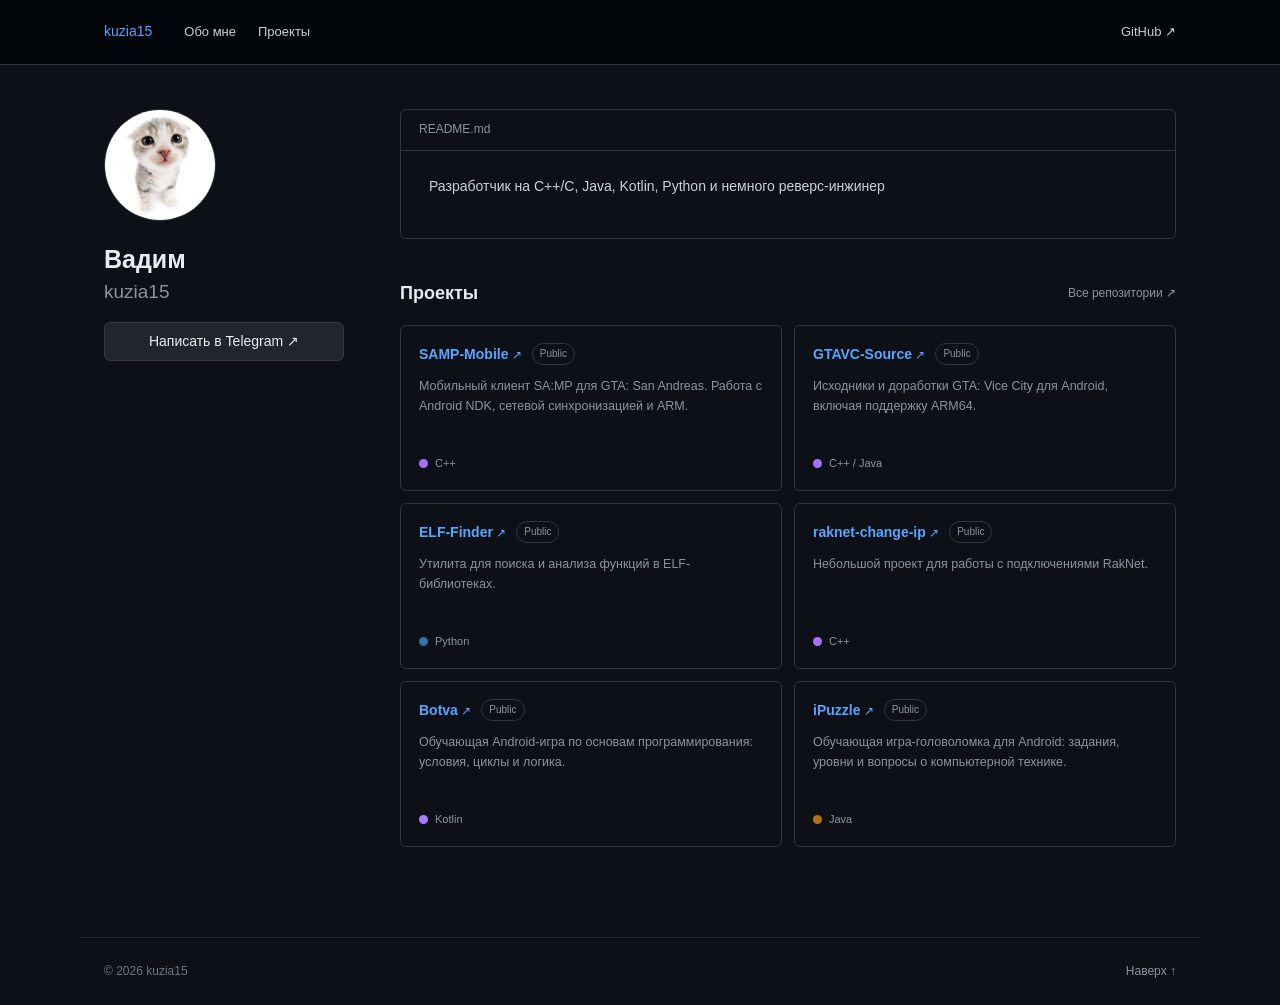
<file: index.html>
<!DOCTYPE html>

<html lang="ru">
<head>
<meta charset="utf-8"/>
<meta content="width=device-width, initial-scale=1" name="viewport"/>
<meta content="#0d1117" name="theme-color"/>
<meta content="kuzia15 — разработка, Android, C++ и реверс-инжиниринг." name="description"/>
<title>Hello, World!</title>
<link href="./favicon.svg" rel="icon" type="image/svg+xml"/>
<link href="./style.css?v=9" rel="stylesheet"/>
</head>
<body>
<header class="site-header">
<div class="header-inner">
<a href="#top">kuzia15</a>
<nav aria-label="Основная навигация">
<a href="#about">Обо мне</a>
<a href="#projects">Проекты</a>

</nav>
<a class="github-link" href="https://github.com/kuzia15" rel="noopener noreferrer" target="_blank">GitHub ↗</a>
</div>
</header>
<main class="page" id="top">
<aside class="profile">
<img alt="Аватар kuzia15" class="avatar" height="112" src="./favicon.svg" width="112"/>
<h1>Вадим</h1>
<p class="username">kuzia15</p>

<a class="contact-button" href="https://t.me/kuzia15" rel="noopener noreferrer" target="_blank">Написать в Telegram ↗</a>

</aside>
<div class="content">
<section class="about" id="about">
<p class="eyebrow">README.md</p>




<p>Разработчик на C++/C, Java, Kotlin, Python и немного реверс-инжинер</p></section>
<section class="projects-section" id="projects">
<div class="section-title"><h2>Проекты</h2><a href="https://github.com/kuzia15?tab=repositories" rel="noopener noreferrer" target="_blank">Все репозитории ↗</a></div>
<div class="projects-grid">
<article class="project">
<div class="project-top"><a href="https://github.com/kuzia15/SAMP-Mobile" rel="noopener noreferrer" target="_blank">SAMP-Mobile<span aria-hidden="true"> ↗</span></a><span class="visibility">Public</span></div>
<p>Мобильный клиент SA:MP для GTA: San Andreas. Работа с Android NDK, сетевой синхронизацией и ARM.</p>
<span class="language"><span class="dot"></span>C++</span>
</article>
<article class="project">
<div class="project-top"><a href="https://github.com/kuzia15/GTAVC-Source" rel="noopener noreferrer" target="_blank">GTAVC-Source<span aria-hidden="true"> ↗</span></a><span class="visibility">Public</span></div>
<p>Исходники и доработки GTA: Vice City для Android, включая поддержку ARM64.</p>
<span class="language"><span class="dot"></span>C++ / Java</span>
</article>
<article class="project">
<div class="project-top"><a href="https://github.com/kuzia15/ELF-Finder" rel="noopener noreferrer" target="_blank">ELF-Finder<span aria-hidden="true"> ↗</span></a><span class="visibility">Public</span></div>
<p>Утилита для поиска и анализа функций в ELF-библиотеках.</p>
<span class="language"><span class="dot"></span>Python</span>
</article>
<article class="project">
<div class="project-top"><a href="https://github.com/kuzia15/raknet-change-ip" rel="noopener noreferrer" target="_blank">raknet-change-ip<span aria-hidden="true"> ↗</span></a><span class="visibility">Public</span></div>
<p>Небольшой проект для работы с подключениями RakNet.</p>
<span class="language"><span class="dot"></span>C++</span>
</article>
<article class="project">
<div class="project-top"><a href="https://github.com/kuzia15/Botva" rel="noopener noreferrer" target="_blank">Botva<span aria-hidden="true"> ↗</span></a><span class="visibility">Public</span></div>
<p>Обучающая Android-игра по основам программирования: условия, циклы и логика.</p>
<span class="language"><span class="dot"></span>Kotlin</span>
</article>
<article class="project">
<div class="project-top"><a href="https://github.com/kuzia15/iPuzzle" rel="noopener noreferrer" target="_blank">iPuzzle<span aria-hidden="true"> ↗</span></a><span class="visibility">Public</span></div>
<p>Обучающая игра-головоломка для Android: задания, уровни и вопросы о компьютерной технике.</p>
<span class="language"><span class="dot"></span>Java</span>
</article>
</div>
</section>

</div>
</main>
<footer class="footer"><span>© 2026 kuzia15</span><a href="#top">Наверх ↑</a></footer>
</body>
</html>
</file>
<file: style.css>
*{box-sizing:border-box}html{scroll-behavior:smooth;scroll-padding-top:85px}body{margin:0;background:#0d1117;color:#e6edf3;font:14px/1.65 -apple-system,BlinkMacSystemFont,"Segoe UI",Arial,sans-serif}a{color:#58a6ff;text-decoration:none}a:hover{text-decoration:underline}a:focus-visible{outline:2px solid #58a6ff;outline-offset:4px;border-radius:3px}.site-header{background:#010409;border-bottom:1px solid #30363d}.header-inner{max-width:1120px;margin:auto;min-height:64px;padding:0 24px;display:flex;align-items:center;gap:32px}.brand{font-size:17px;font-weight:650;color:#f0f6fc;letter-spacing:-.4px}.brand:hover{text-decoration:none}.brand-cursor{color:#8b949e}.site-header nav{display:flex;gap:22px}.site-header nav a{color:#c9d1d9;font-size:13px}.github-link{margin-left:auto;color:#c9d1d9;font-size:13px}.page{max-width:1120px;margin:0 auto;padding:44px 24px 90px;display:grid;grid-template-columns:240px minmax(0,1fr);gap:56px}.profile{min-width:0}.avatar{width:112px;height:112px;object-fit:cover;border-radius:50%;border:1px solid #30363d;background:#161b22}.profile h1{margin:16px 0 0;font-size:25px;line-height:1.25;font-weight:600}.username{margin:1px 0 14px;font-size:19px;color:#8b949e}.profile-description{color:#c9d1d9;margin:0 0 20px}.contact-button{display:block;text-align:center;background:#21262d;border:1px solid #363b42;border-radius:6px;padding:7px 12px;color:#e6edf3;font-weight:500}.contact-button:hover{background:#30363d;text-decoration:none}.profile-links{margin-top:20px;font-size:13px;overflow-wrap:anywhere}.profile-links a{color:#8b949e}.content{min-width:0}.about{border:1px solid #30363d;border-radius:6px;padding:24px 28px 28px}.eyebrow{margin:-24px -28px 24px;padding:10px 18px;border-bottom:1px solid #30363d;color:#8b949e;font-size:12px}.about h2{font-size:25px;font-weight:600;letter-spacing:-.6px;margin:0 0 15px}.about p:not(.eyebrow){color:#c9d1d9;margin:0 0 12px}.skills{display:flex;flex-wrap:wrap;gap:8px;margin-top:23px}.skills span{border:1px solid #30363d;border-radius:5px;padding:3px 9px;color:#b1bac4;font-size:12px}.projects-section{margin-top:40px}.section-title{display:flex;align-items:center;justify-content:space-between;gap:12px;margin-bottom:16px}.section-title h2,.contacts h2{font-size:18px;font-weight:600;margin:0}.section-title>a{font-size:12px;color:#8b949e}.projects-grid{display:grid;grid-template-columns:repeat(2,minmax(0,1fr));gap:12px}.project{border:1px solid #30363d;border-radius:6px;padding:17px 18px;min-height:166px;display:flex;flex-direction:column}.project-top{display:flex;align-items:center;gap:10px;flex-wrap:wrap}.project-top>a{font-weight:600;font-size:14px;overflow-wrap:anywhere}.project-top>a span{font-weight:400;font-size:12px}.visibility{border:1px solid #30363d;border-radius:999px;padding:0 7px;font-size:10px;color:#8b949e;line-height:20px}.project p{font-size:12.5px;line-height:1.65;color:#8b949e;margin:10px 0 20px;flex:1}.language{display:flex;align-items:center;gap:7px;font-size:11px;color:#8b949e}.dot{height:9px;width:9px;border-radius:50%;background:#a371f7}.project:nth-child(3) .dot{background:#3572a5}.project:nth-child(5) .dot{background:#a97bff}.project:nth-child(6) .dot{background:#b07219}.contacts{border-top:1px solid #30363d;margin-top:40px;padding-top:24px}.contacts p{color:#8b949e}.footer{max-width:1120px;margin:0 auto;border-top:1px solid #21262d;padding:24px;display:flex;justify-content:space-between;color:#6e7681;font-size:12px}.footer a{color:#8b949e}@media(max-width:850px){.page{gap:30px;grid-template-columns:200px minmax(0,1fr)}.projects-grid{grid-template-columns:1fr}.project{min-height:135px}}@media(max-width:620px){.header-inner{padding:0 18px;gap:16px;min-height:58px;flex-wrap:wrap}.site-header nav{gap:14px;order:3;width:100%;padding-bottom:12px}.site-header nav a{font-size:12px}.github-link{font-size:12px}.page{display:block;padding:28px 18px 64px}.profile{display:grid;grid-template-columns:72px 1fr;column-gap:16px;align-items:start;margin-bottom:30px}.avatar{width:72px;height:72px;grid-row:span 3}.profile h1{font-size:22px;margin:0}.username{font-size:15px;margin:0}.profile-description{font-size:12px;margin:3px 0 0}.contact-button,.profile-links{grid-column:1/-1}.contact-button{margin-top:18px}.profile-links{margin-top:10px}.about{padding:18px}.eyebrow{margin:-18px -18px 18px}.about h2{font-size:22px}.projects-section{margin-top:30px}.projects-grid{grid-template-columns:1fr}.footer{padding:18px}}@media(prefers-reduced-motion:reduce){html{scroll-behavior:auto}}
/* Mobile-first layout safeguards */
html,body{width:100%;max-width:100%;overflow-x:clip}
.page,.content,.projects-section,.projects-grid,.project,.project-top{min-width:0}
.project-top>a{min-width:0;overflow-wrap:normal;word-break:normal}
@media(max-width:850px){.page{grid-template-columns:minmax(0,1fr);gap:26px}.profile{display:grid;grid-template-columns:88px minmax(0,1fr);gap:0 16px;align-items:center}.avatar{width:88px;height:88px;grid-row:span 3}.profile h1{margin:0}.username{margin:0}.profile-description{margin:0}.contact-button,.profile-links{grid-column:1/-1}.contact-button{margin-top:18px}.projects-grid{grid-template-columns:repeat(2,minmax(0,1fr))}}
@media(max-width:620px){.page{padding:24px 16px 56px}.projects-grid{grid-template-columns:minmax(0,1fr)}.project{min-height:unset}.site-header nav{overflow-x:auto;white-space:nowrap}.header-inner{gap:10px}.about{padding:16px}.eyebrow{margin:-16px -16px 16px}.project-top>a{overflow-wrap:anywhere}}
</file>
